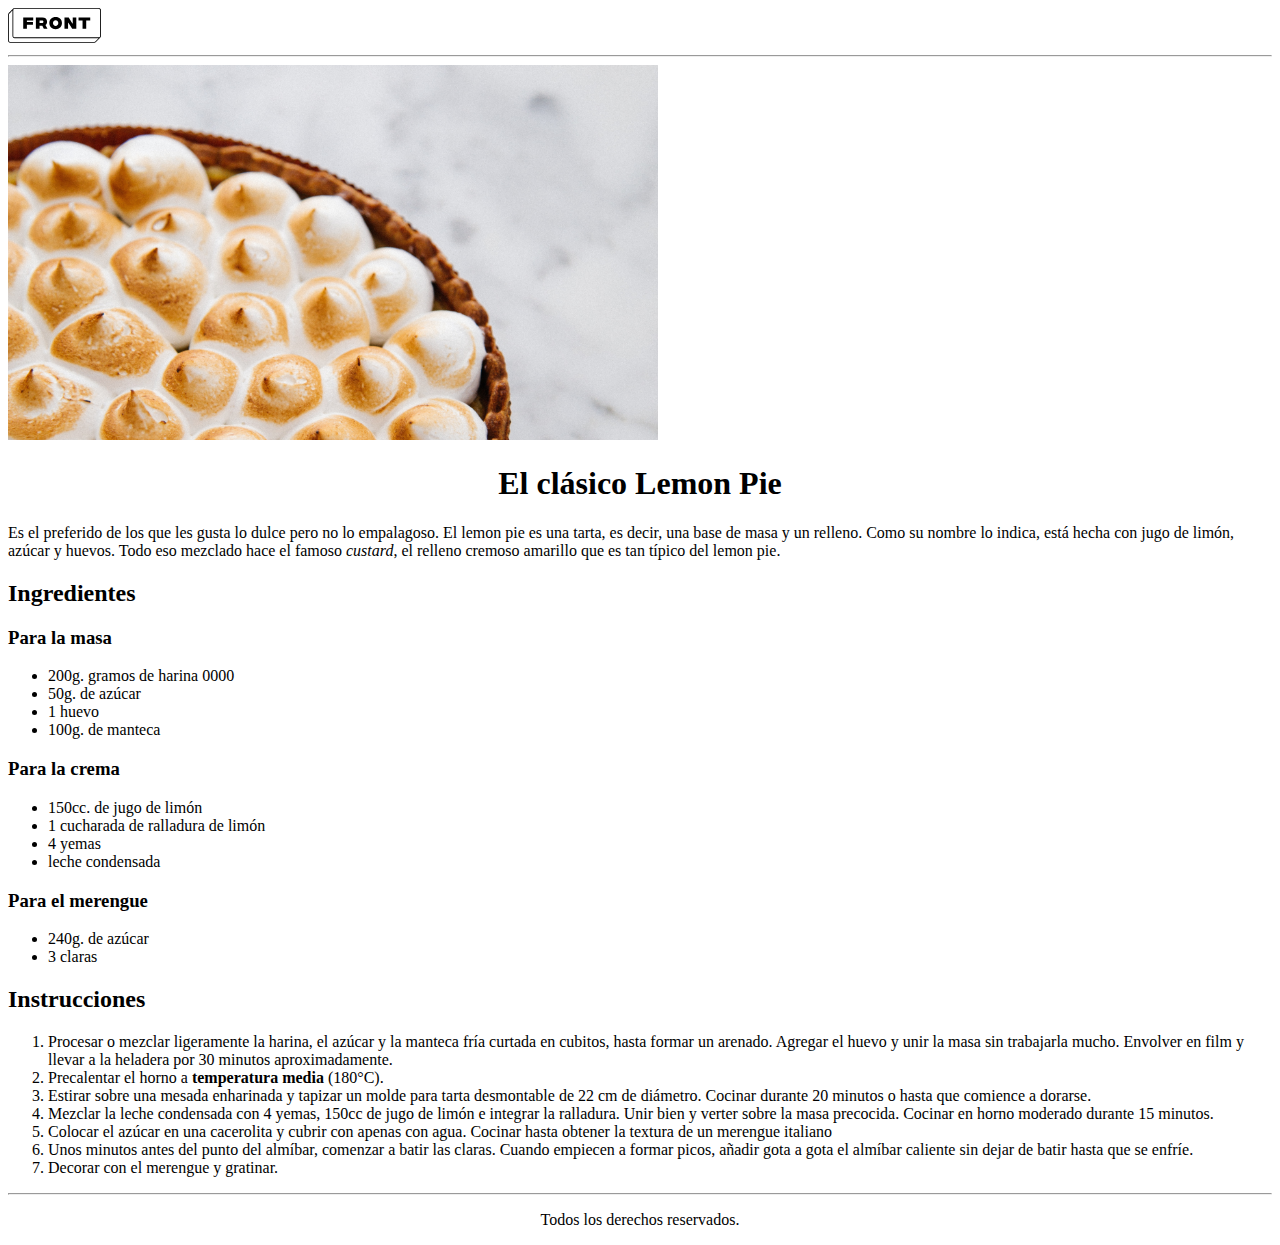
<file: Proyecto1/index.html>
<!DOCTYPE html>
<html lang="es">
  <head>
    <meta charset="UTF-8" />
    <meta http-equiv="X-UA-Compatible" content="IE=edge" />
    <meta name="viewport" content="width=device-width, initial-scale=1.0" />
    <title>Clase 04 - Introducción a HTML</title>
  </head>
  <body>
    <header><img src="assets/img/Group.svg" alt="Logo" /></header>
    <hr />
    <main>
      <section>
        <img src="assets/img/lemon-pie 1.svg" alt="Banner" />
        <h1 align="center">El clásico Lemon Pie</h1>
        <p>
          Es el preferido de los que les gusta lo dulce pero no lo empalagoso.
          El lemon pie es una tarta, es decir, una base de masa y un relleno.
          Como su nombre lo indica, está hecha con jugo de limón, azúcar y
          huevos. Todo eso mezclado hace el famoso <em>custard</em>, el relleno
          cremoso amarillo que es tan típico del lemon pie.
        </p>
      </section>
      <section>
        <h2>Ingredientes</h2>
        <h3>Para la masa</h3>
        <ul>
          <li>200g. gramos de harina 0000</li>
          <li>50g. de azúcar</li>
          <li>1 huevo</li>
          <li>100g. de manteca</li>
        </ul>
        <h3>Para la crema</h3>
        <ul>
          <li>150cc. de jugo de limón</li>
          <li>1 cucharada de ralladura de limón</li>
          <li>4 yemas</li>
          <li>leche condensada</li>
        </ul>
        <h3>Para el merengue</h2>
        <ul>
          <li>240g. de azúcar</li>
          <li>3 claras</li>
        </ul>
      </section>
      <section>
        <h2>Instrucciones</h2>
        <ol>
          <li>Procesar o mezclar ligeramente la harina, el azúcar y la manteca fría
            curtada en cubitos, hasta formar un arenado. Agregar el huevo y unir
            la masa sin trabajarla mucho. Envolver en film y llevar a la heladera
            por 30 minutos aproximadamente.</li>
          <li>Precalentar el horno a <strong>temperatura media</strong> (180°C).</li>
          <li>Estirar sobre una mesada enharinada y tapizar un molde para tarta
            desmontable de 22 cm de diámetro. Cocinar durante 20 minutos o hasta
            que comience a dorarse.</li>
          <li>Mezclar la leche condensada con 4 yemas, 150cc de jugo de limón e
            integrar la ralladura. Unir bien y verter sobre la masa precocida.
            Cocinar en horno moderado durante 15 minutos.</li>
          <li>Colocar el azúcar en una cacerolita y cubrir con apenas con agua.
            Cocinar hasta obtener la textura de un merengue italiano</li>
          <li>Unos minutos antes del punto del almíbar, comenzar a batir las claras.
            Cuando empiecen a formar picos, añadir gota a gota el almíbar caliente
            sin dejar de batir hasta que se enfríe.</li>
          <li>Decorar con el merengue y gratinar.</li>
        </ol>
      </section>
    </main>
    <hr />
    <footer>
      <p align="center">Todos los derechos reservados.</p>
    </footer>
  </body>
</html>
</file>
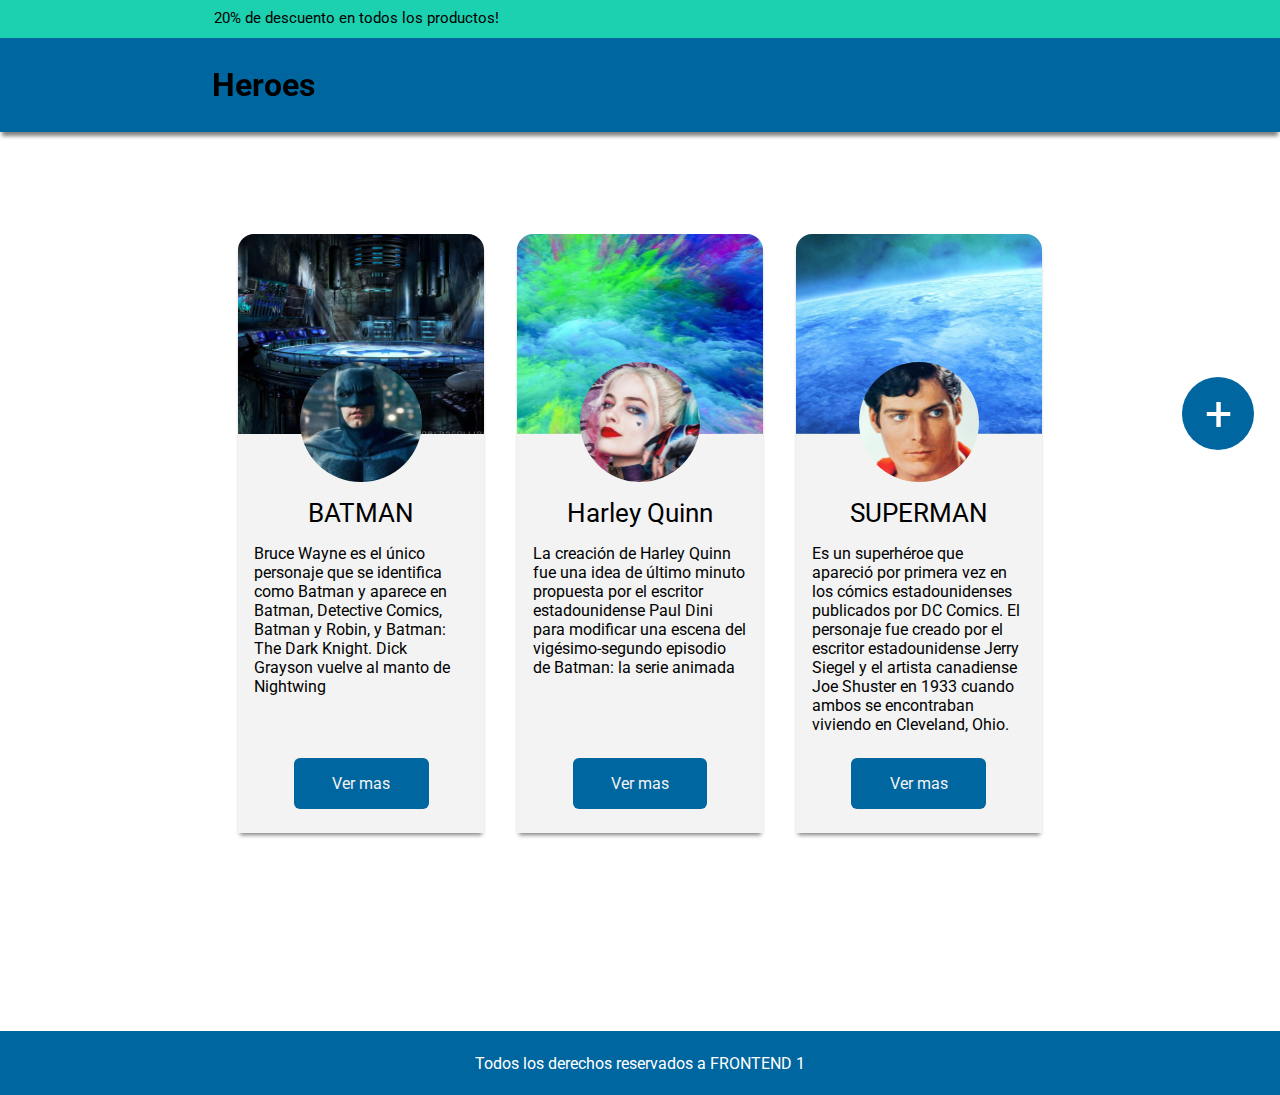
<file: Proyecto_Cards_Supers/index.html>
<!DOCTYPE html>
<html lang="es" style="scroll-behavior: smooth">
  <head>
    <meta charset="UTF-8" />
    <meta http-equiv="X-UA-Compatible" content="IE=edge" />
    <meta name="viewport" content="width=device-width, initial-scale=1.0" />
    <link
      rel="stylesheet"
      href="https://cdnjs.cloudflare.com/ajax/libs/font-awesome/5.15.3/css/all.min.css"
      integrity="sha512-iBBXm8fW90+nuLcSKlbmrPcLa0OT92xO1BIsZ+ywDWZCvqsWgccV3gFoRBv0z+8dLJgyAHIhR35VZc2oM/gI1w=="
      crossorigin="anonymous"
      referrerpolicy="no-referrer"
    />
    <link rel="stylesheet" href="css/style.css" />
    <title>Document</title>
  </head>
  <body>
    <div class="descuento">
      <p>Descuentos 20%</p>
      <p class="inside">20% de descuento en todos los productos!</p>
    </div>
    <header>
      <h1 class="inside"><span>Card Super</span> Heroes</h1>
    </header>
    <main class="inside">
      <section>
        <div class="card">
          <div>
            <div class="cardSuperior">
              <i class="fas fa-heart"></i>
              <div>
                <img
                  src="img/liga-justicia-batman-kO4H--1024x512@abc 1.png"
                  alt="Avatar"
                />
              </div>
            </div>
            <div class="cardInferior">
              <h2>BATMAN</h2>
              <p>
                Bruce Wayne es el único personaje que se identifica como Batman y
                aparece en Batman, Detective Comics, Batman y Robin, y Batman: The
                Dark Knight. Dick Grayson vuelve al manto de Nightwing
              </p>
          </div>
          </div>
          <div>
            <a href="#">Ver mas</a>
          </div>
        </div>
        <div class="card card2">
          <div>
            <div class="cardSuperior">
              <i class="fas fa-heart"></i>
              <div>
                <img
                  src="./img/harley_Quinn_avatar.svg"
                  alt="avatar_de_Harley_Quinn"
                />
              </div>
            </div>
            <div class="cardInferior">
              <h2>Harley Quinn</h2>
              <p>
                La creación de Harley Quinn fue una idea de último minuto
                propuesta por el escritor estadounidense Paul Dini para modificar
                una escena del vigésimo-segundo episodio de Batman: la serie
                animada
              </p>
          </div>
          </div>
          <div>
            <a href="#">Ver mas</a>
          </div>
        </div>
        <div class="card card3">
          <div>
            <div class="cardSuperior">
              <i class="fas fa-heart"></i>
              <div>
                <img
                  src="img/superman_avatar.svg"
                  alt="avatar_de_Superman"
                />
                <img src="img/superman_otro_avatar.svg">
              </div>
            </div>
            <div class="cardInferior">
              <h2>SUPERMAN</h2>
              <p>
                Es un superhéroe que apareció por primera vez en los cómics estadounidenses publicados por DC Comics. ​
                El personaje fue creado por el escritor estadounidense Jerry Siegel y el artista canadiense Joe Shuster en 1933 cuando ambos se encontraban viviendo en Cleveland, Ohio.
              </p>
            </div>
          </div>
          <div>
            <a href="#">Ver mas</a>
          </div>
        </div>
        <div class="card card4">
          <div>
            <div class="cardSuperior">
              <i class="fas fa-heart"></i>
              <div>
                <img
                  src="img/mujer_Maravilla_avatar.svg"
                  alt="avatar_de_la_Mujer_Maravilla"
                />
              </div>
            </div>
            <div class="cardInferior">
              <h2>MUJER MARAVILLA</h2>
              <p>
                Es una superheroína creada por William Moulton Marston para la editorial DC Comics. Es una princesa guerrera de las Amazonas, pueblo ficticio basado en el de las amazonas de la mitología griega. En su tierra natal es conocida como la princesa Diana de Temiscira pero fuera de esta utiliza la identidad secreta de Diana Prince. 
              </p>
            </div>
          </div>
          <div>
            <a href="#">Ver mas</a>
          </div>
        </section>
        <div>
          <a href="#">+</a>
        </div>
    </main>
    <footer>
      <p class="inside">Todos los derechos reservados a FRONTEND 1</p>
      <img src="./img/gitHub_icono.svg" alt="icono_de_GitHub">
    </footer>
  </body>
</html>
</file>
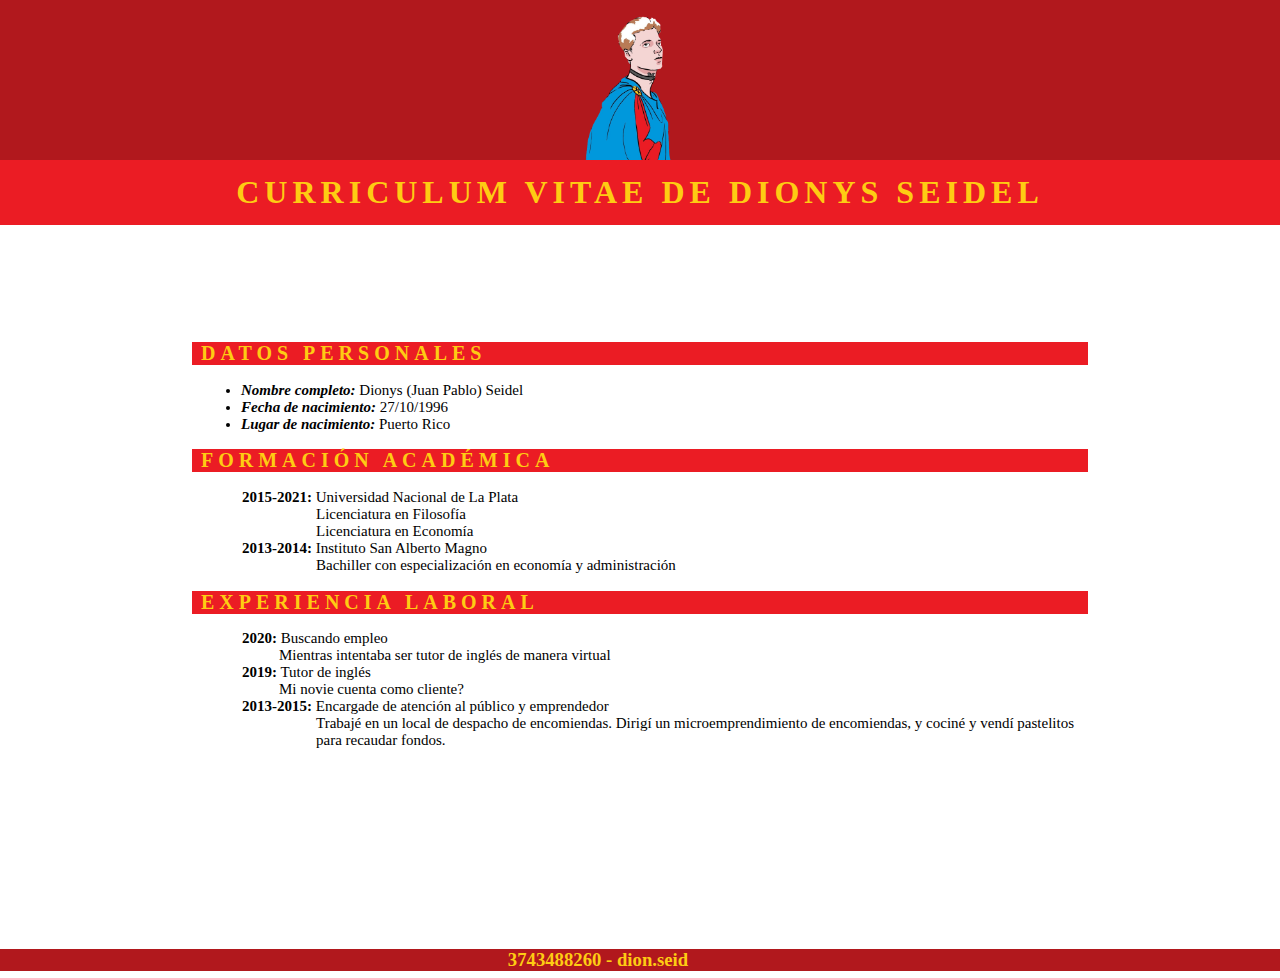
<file: proyecto_CV-Personal/index.html>
<!DOCTYPE html>
<html lang="es" style="scroll-behavior: smooth">
  <head>
    <meta charset="UTF-8" />
    <meta http-equiv="X-UA-Compatible" content="IE=edge" />
    <meta name="viewport" content="width=device-width, initial-scale=1.0" />
    <title>Dionys Seidel</title>
    <link
      rel="stylesheet"
      href="https://cdnjs.cloudflare.com/ajax/libs/font-awesome/5.15.3/css/all.min.css"
      integrity="sha512-iBBXm8fW90+nuLcSKlbmrPcLa0OT92xO1BIsZ+ywDWZCvqsWgccV3gFoRBv0z+8dLJgyAHIhR35VZc2oM/gI1w=="
      crossorigin="anonymous"
      referrerpolicy="no-referrer"
    />
    <link rel="stylesheet" href="css/style.css" />
  </head>
  <body>
    <header>
      <img
        src="https://dionseid.github.io/Frontend_I/Proyecto_CV_Personal/assets/img/logo_dion.seid.png"
        alt="logo_Dionys_Seidel"
      />
      <h1>CURRICULUM VITAE DE DIONYS SEIDEL</h1>
    </header>
    <main>
      <div>
        <section>
          <h2>DATOS PERSONALES</h2>
          <ul>
            <li><span>Nombre completo:</span> Dionys (Juan Pablo) Seidel</li>
            <li><span>Fecha de nacimiento:</span> 27/10/1996</li>
            <li><span>Lugar de nacimiento:</span> Puerto Rico</li>
          </ul>
        </section>
        <section>
          <h2>FORMACIÓN ACADÉMICA</h2>
          <dl>
            <dt><span>2015-2021:</span> Universidad Nacional de La Plata</dt>
            <dd>Licenciatura en Filosofía</dd>
            <dd>Licenciatura en Economía</dd>
            <dt><span>2013-2014:</span> Instituto San Alberto Magno</dt>
            <dd>Bachiller con especialización en economía y administración</dd>
          </dl>
        </section>
        <section>
          <h2>EXPERIENCIA LABORAL</h2>
          <dl>
            <dt><span>2020:</span> Buscando empleo</dt>
            <dd>Mientras intentaba ser tutor de inglés de manera virtual</dd>
            <dt><span>2019:</span> Tutor de inglés</dt>
            <dd>Mi novie cuenta como cliente?</dd>
            <dt>
              <span>2013-2015:</span> Encargade de atención al público y
              emprendedor
            </dt>
            <dd>
              Trabajé en un local de despacho de encomiendas. Dirigí un
              microemprendimiento de encomiendas, y cociné y vendí pastelitos
              para recaudar fondos.
            </dd>
          </dl>
        </section>
      </div>
    </main>
    <footer>
      <h3>
        3743488260 - dion.seid<a href="#"><i class="fab fa-instagram"></i></a
        ><a href="#"><i class="fab fa-linkedin"></i></a>
      </h3>
    </footer>
  </body>
</html>
</file>
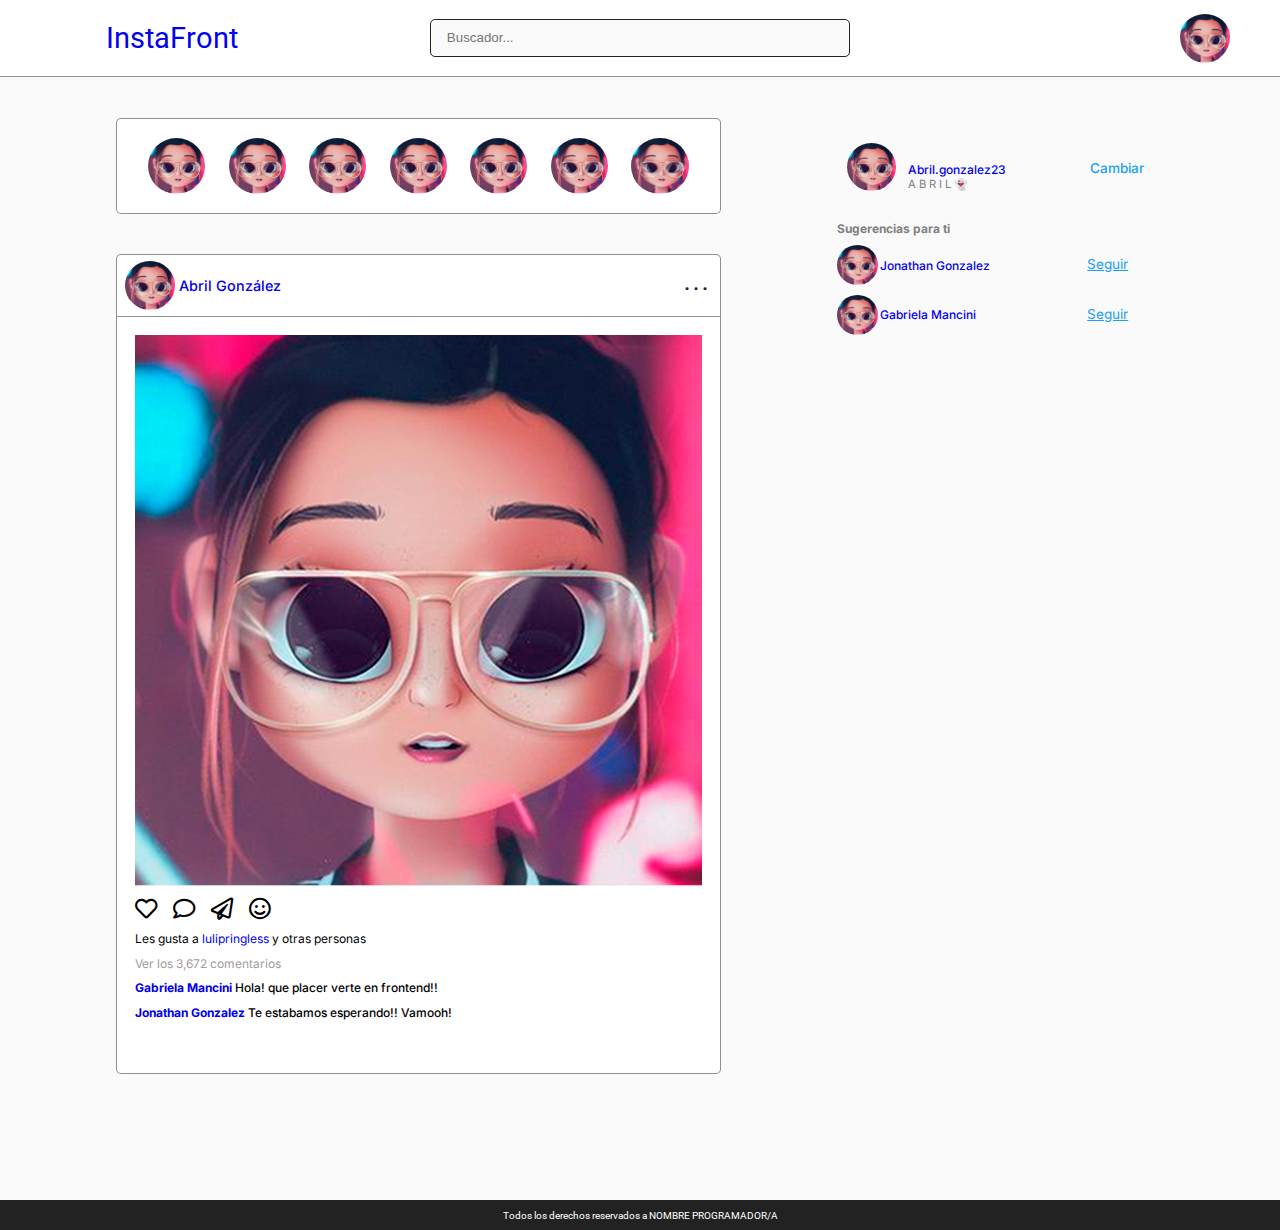
<file: proyecto_InstaFront/index.html>
<!DOCTYPE html>
<html lang="es" style="scroll-behavior: smooth">
  <head>
    <meta charset="UTF-8" />
    <meta http-equiv="X-UA-Compatible" content="IE=edge" />
    <meta name="viewport" content="width=device-width, initial-scale=1.0" />
    <title>InstaFront</title>
    <link
      rel="stylesheet"
      href="https://cdnjs.cloudflare.com/ajax/libs/font-awesome/5.15.4/css/all.min.css"
      integrity="sha512-1ycn6IcaQQ40/MKBW2W4Rhis/DbILU74C1vSrLJxCq57o941Ym01SwNsOMqvEBFlcgUa6xLiPY/NS5R+E6ztJQ=="
      crossorigin="anonymous"
      referrerpolicy="no-referrer"
    />
    <link rel="stylesheet" href="./css/style.css" />
  </head>
  <body>
    <header>
      <h1><a href="#">InstaFront</a></h1>
      <form action="#">
        <input
          type="search"
          name="search"
          id="search"
          placeholder="Buscador..."
        />
      </form>
      <a href="#"
        ><img src="./assets/img/fotoPerfil.svg" alt="icono-del-perfil"
      /></a>
    </header>
    <main>
      <section>
        <a href="#">
          <img src="./assets/img/fotoPerfil.svg" alt="icono-de-historias" />
        </a>
        <a href="#">
          <img src="./assets/img/fotoPerfil.svg" alt="icono-de-historias" />
        </a>
        <a href="#">
          <img src="./assets/img/fotoPerfil.svg" alt="icono-de-historias" />
        </a>
        <a href="#">
          <img src="./assets/img/fotoPerfil.svg" alt="icono-de-historias" />
        </a>
        <a href="#">
          <img src="./assets/img/fotoPerfil.svg" alt="icono-de-historias" />
        </a>
        <a href="#">
          <img src="./assets/img/fotoPerfil.svg" alt="icono-de-historias" />
        </a>
        <a href="#">
          <img src="./assets/img/fotoPerfil.svg" alt="icono-de-historias" />
        </a>
      </section>
      <section>
        <div>
          <a href="#">
            <img src="./assets/img/fotoPerfil.svg" alt="icono-de-perfil" />
          </a>
          <h4><a href="#">Abril González</a></h4>
          <p>...</p>
        </div>
        <div>
          <img src="./assets/img/fotoPerfil.svg" alt="post" />
          <div>
            <i class="far fa-heart"></i><i class="far fa-comment"></i
            ><i class="far fa-paper-plane"></i><i class="far fa-smile"></i>
            <p>Les gusta a <a href="#">lulipringless</a> y otras personas</p>
            <p>Ver los 3,672 comentarios</p>
            <p>
              <a href="#">Gabriela Mancini </a>Hola! que placer verte en frontend!!
            </p>
            <p>
              <a href="#">Jonathan Gonzalez </a>Te estabamos esperando!! Vamooh!
            </p>
          </div>
        </div>
      </section>
      <aside>
        <div>
          <a href="#">
            <img src="./assets/img/fotoPerfil.svg" alt="icono-de-historias" />
          </a>
          <a href="#">
            <h4>Abril.gonzalez23</h4>
            <p>A B R I L 👻</p>
          </href>
          <a href="#">Cambiar</a>
        </div>
        <div>
          <h3>Sugerencias para ti</h3>
          <div>
            <a href="#">
              <img src="./assets/img/fotoPerfil.svg" alt="icono-de-perfil" />
            </a>
            <h4><a href="#">Jonathan Gonzalez</a></h4>
            <p>Seguir</p>
          </div>
          <div>
            <a href="#">
              <img src="./assets/img/fotoPerfil.svg" alt="icono-de-perfil" />
            </a>
            <h4><a href="#">Gabriela Mancini</a></h4>
            <p>Seguir</p>
          </div>
        </div>
      </aside>
    </main>
    <footer>
      <p>Todos los derechos reservados a NOMBRE PROGRAMADOR/A</p>
    </footer>
  </body>
</html>
</file>
<file: Proyecto_Cards_Supers/css/style.css>
/* Estilos Generales */
@import url("https://fonts.googleapis.com/css2?family=Roboto&display=swap");
* {
  box-sizing: border-box;
  font-family: "Roboto", sans-serif;
  margin: 0;
  padding: 0;
}
body {
  margin: 0 auto;
}
.inside {
  margin: 0 auto;
  width: 70%;
}

/*BarDiscount*/
.descuento {
  background-color: #1cd1b0;
  font-size: 15px;
  line-height: 17.58px;
  padding: 10px 10px 10px 28px;
}
.descuento p:first-child {
  display: none;
}

/* Header */
header {
  background-color: #00669f;
  box-shadow: 0 6px 4px -2px gray;
  position: sticky;
  top: 0;
  z-index: 999;
  padding: 28px;
}
h1 span {
  display: none;
}

main {
  padding: 8% 3%;
  position: relative;
}
section {
  display: flex;
  justify-content: space-between;
  flex-wrap: wrap;
}
.card {
  background-color: #f3f3f3;
  border-radius: 16px 16px 0 0;
  box-shadow: 0 4px 4px -2px gray;
  width: 30%;
  margin: 0 0.5em 6em;
  position: relative;
  display: flex;
  flex-direction: column;
  justify-content: space-between;
}
.cardSuperior {
  border-radius: 16px 16px 0 0;
  background: url(../img/849bfede3a5193c34ab8a00379e64fa2\ 1.png) no-repeat
    center;
  background-size: cover;
  height: 200px;
  position: relative;
}
.fa-heart {
  color: red;
  margin: 1em;
  font-size: 1.3em;
}
.cardSuperior div {
  display: flex;
  justify-content: center;
}
.cardSuperior img {
  border-radius: 50%;
  height: 7.5em;
  position: absolute;
  top: 8em;
}
.cardSuperior img:nth-child(2) {
  display: none;
}
.cardInferior {
  display: flex;
  flex-direction: column;
  padding-bottom: 2em;
}
h2 {
  padding-top: 2.5em;
  font-size: 1.6em;
  text-align: center;
  font-weight: 400;
}
.cardInferior p {
  padding: 1em 1em 0em;
}
.card div:last-child {
  display: flex;
  justify-content: center;
  padding-bottom: 24px;
}
a {
  background-color: #00669f;
  border-radius: 6px;
  color: #f3f3f3;
  padding: 1em 2.4em;
  text-decoration: none;
}
.card2 .cardSuperior {
  background-image: url("../img/849bfede3a5193c34ab8a00379e64fa2 1.svg");
}
.card2 a {
  position: relative;
  bottom: 0px;
}
.card3 .cardSuperior {
  background-image: url("../img/fondo_Superman.svg");
}
.card4 {
  display: none;
}
.card4 .cardSuperior {
  background-image: url("../img/fondo_Mujer_Maravilla.svg");
}
main > div > a {
  background-color: #00669f;
  border-radius: 100%;
  color: white;
  /* display: none; */
  font-size: 3em;
  padding: 0.165em 0.47em;
  position: fixed;
  bottom: 50%;
  right: 2%;
  text-decoration: none;
}
main > div > a:hover {
  background-color: #001d2d;
  transform: scale(1.05);
}

footer {
  background-color: #00669f;
  color: white;
  padding: 1.4em;
  text-align: center;
}
footer img {
  display: none;
  width: 6em;
}

@media screen and (max-width: 768px) {
  html {
    font-size: 20px;
  }
  .descuento {
    background-color: #d1891c;
  }
  .descuento p:nth-child(2) {
    display: none;
  }
  .descuento p:nth-child(1) {
    display: block;
  }
  .inside {
    width: unset;
  }
  h1 {
    color: white;
    font-weight: 400;
    text-align: center;
  }
  h1 span {
    display: inline-block;
  }
  .section {
    flex-wrap: wrap;
  }
  .card {
    width: 45%;
  }
  .cardSuperior img {
    top: 6.1em;
  }
  .cardSuperior img:nth-child(2) {
    display: inline-block;
  }
  h2 {
    font-size: 1.4em;
    padding-top: 3em;
  }
  .card2 {
    order: 4;
  }
  .card3 {
    order: 3;
  }
  .card4 {
    display: block;
    order: 2;
  }
  main > div > a {
    display: inline-block;
  }
  footer {
    position: relative;
    font-size: 0.6em;
  }
  footer img {
    display: inline-block;
    position: absolute;
    right: 3%;
    top: 25%;
  }
}
@media screen and (max-width: 480px) {
  html {
    font-size: 20px;
  }
  .card {
    width: 100%;
  }
  .cardSuperior img {
    top: 5.6em;
  }
  .card2 {
    display: none;
  }
  footer {
    font-size: 0.37em;
  }
}
</file>
<file: proyecto_CV-Personal/css/style.css>
/* Centro main */
main > div {
    margin: 117px auto 200px;
    width: 70%;
}

/* Estilos Generales */
body {
    margin: 0;
}
h1, h2 {
    background-color: #EB1C24;
    color: #FECC13;
    padding-left: 9px;
    letter-spacing: 5px;
}

/* Header */
header {
    background-color: #b1181d;
    text-align: center;
}
h1 {
    padding: 14px 0 14px;
    margin: 0; /* Por qué no se hereda margin de body? */
}
img {
    margin-bottom: -3.75px;
    padding: 0;
    width: 160px;
}

/* Main */
h2 {
    font-size: 20px;
}
ul, dl {
    font-size: 15px;
}
ul {
    margin-left: 49px;
    padding-left: 0;
}
span {
    font-weight: bold;
}
li > span {
    font-style: italic;
}
dl {
    margin-left: 50px;
}
dd {
    margin-left: 74px;
}
section:last-child dd:first-of-type, section:last-child dd:nth-of-type(2) {
    margin-left: 37px;
} /* Por qué no me funcionó con dd:first-child y dd:nth-child? */

/* Footer */
footer {
    background-color: #b1181d;
    color: #FECC13;
    text-align: center;
    margin-bottom: 0px;
}
footer > h3 {
    margin-bottom: 0; /* Por qué margin no se hereda ni de body ni de footer? */
}
a {
    color: #FECC13;
    margin-left: 23px;
    margin-right: 7px;
    text-decoration: none;
}
i {
    padding: 9px 6px 8px 6px;
}
</file>
<file: proyecto_InstaFront/css/style.css>
@import url("https://fonts.googleapis.com/css2?family=Inter:wght@400;500;700&display=swap");
@import url("https://fonts.googleapis.com/css2?family=Roboto&display=swap");
@import url("https://fonts.googleapis.com/css2?family=Roboto&display=swap");
* {
  -webkit-box-sizing: border-box;
          box-sizing: border-box;
  margin: 0;
  padding: 0;
}

body a {
  text-decoration: none;
}

body a:visited {
  color: inherit;
}

body main {
  font-family: 'Inter', sans-serif;
}

body main section {
  margin: 1.25em;
}

body main aside {
  display: none;
}

header {
  border-bottom: 0.4px solid rgba(34, 34, 34, 0.5);
  display: -ms-grid;
  display: grid;
  -ms-grid-columns: 1fr 1fr;
      grid-template-columns: 1fr 1fr;
  -webkit-box-align: center;
      -ms-flex-align: center;
          align-items: center;
  font-family: 'Roboto', sans-serif;
  padding: .6em;
}

header h1 {
  font-size: 1.8rem;
  font-weight: 400;
}

header form {
  display: none;
}

header a {
  -ms-grid-column-align: end;
      justify-self: end;
}

header a img {
  border-radius: 50%;
  padding-top: 8%;
}

main > section:first-child {
  border: 0.4px solid rgba(34, 34, 34, 0.5);
  border-radius: 5px;
  display: -ms-grid;
  display: grid;
  -ms-grid-columns: (1fr)[4];
      grid-template-columns: repeat(4, 1fr);
  -webkit-box-align: center;
      -ms-flex-align: center;
          align-items: center;
  justify-items: center;
  grid-gap: .75em;
  padding: 1.2em 1.6em;
}

main > section:first-child a:nth-child(5) {
  display: none;
}

main > section:first-child a:nth-child(6) {
  display: none;
}

main > section:first-child a:nth-child(7) {
  display: none;
}

main > section:first-child img {
  border-radius: 50%;
  height: 3.5em;
  vertical-align: middle;
}

main > section:nth-child(2) {
  border: 0.4px solid rgba(34, 34, 34, 0.5);
  border-radius: 5px;
  margin-bottom: 5em;
}

main > section:nth-child(2) > div:first-child {
  border-bottom: 0.4px solid rgba(34, 34, 34, 0.5);
  color: #262626;
  display: -ms-grid;
  display: grid;
  -ms-grid-columns: 1fr 3.5fr 1fr;
      grid-template-columns: 1fr 3.5fr 1fr;
  -webkit-box-align: center;
      -ms-flex-align: center;
          align-items: center;
  font-size: 1.5rem;
  padding: .25em .35em;
}

main > section:nth-child(2) > div:first-child img {
  border-radius: 50%;
  padding-top: 8%;
}

main > section:nth-child(2) > div:first-child h4 {
  font-size: .9rem;
  font-weight: 500;
}

main > section:nth-child(2) > div:first-child p {
  -ms-grid-column-align: end;
      justify-self: end;
  letter-spacing: .2rem;
  padding-bottom: 16%;
}

main > section:nth-child(2) > div:last-child {
  padding: 1.1em;
}

main > section:nth-child(2) > div:last-child img {
  width: 100%;
}

main > section:nth-child(2) > div:last-child div i {
  font-size: 1.4rem;
  padding: .2rem 1rem 0 0;
}

main > section:nth-child(2) > div:last-child div p {
  font-size: 0.6rem;
}

main > section:nth-child(2) > div:last-child div p:nth-child(5) {
  padding-top: .6rem;
}

main > section:nth-child(2) > div:last-child div p:nth-child(6) {
  padding-top: .6rem;
}

main > section:nth-child(2) > div:last-child div p:nth-child(6) {
  color: #A49B9B;
}

main > section:nth-child(2) > div:last-child div p:nth-child(7) {
  padding-top: .6rem;
}

main > section:nth-child(2) > div:last-child div p:nth-child(7) {
  font-weight: 500;
}

main > section:nth-child(2) > div:last-child div p:nth-child(7) a {
  font-weight: bolder;
}

main > section:nth-child(2) > div:last-child div p:nth-child(8) {
  padding-top: .6rem;
}

main > section:nth-child(2) > div:last-child div p:nth-child(8) {
  font-weight: 500;
}

main > section:nth-child(2) > div:last-child div p:nth-child(8) a {
  font-weight: bolder;
}

footer {
  background-color: #222222;
  color: white;
  font-family: 'Roboto', sans-serif;
  font-size: 0.6rem;
  padding-top: .6rem;
  padding-bottom: .6rem;
  text-align: center;
}

@media screen and (min-width: 992px) {
  body header {
    -ms-grid-columns: 1fr 1fr 1fr;
        grid-template-columns: 1fr 1fr 1fr;
  }
  body header h1 {
    padding-left: 6rem;
  }
  body header form {
    display: block;
  }
  body header form input {
    background-color: #FAFAFA;
    border: .3px solid #222222;
    border-radius: 5px;
    width: 100%;
    height: 2.4rem;
  }
  body header form input:enabled {
    padding: .9rem 1rem 1rem 1rem;
  }
  body header a:last-child {
    padding-right: 2.5em;
  }
  body main {
    background-color: #FAFAFA;
    display: -ms-grid;
    display: grid;
    -ms-grid-columns: 1.3fr .7fr;
        grid-template-columns: 1.3fr .7fr;
    -ms-grid-rows: .35fr .8fr 1.3fr 6.6fr .4fr;
        grid-template-rows: .35fr .8fr 1.3fr 6.6fr .4fr;
    grid-gap: 0 6em;
    padding: 0 6em;
  }
  body main section {
    background-color: white;
    -ms-grid-column: 1;
        grid-column-start: 1;
    grid-column-end: 2;
  }
  body main section:first-child {
    -ms-grid-row: 2;
        grid-row-start: 2;
    grid-row-end: 3;
    -ms-grid-columns: (1fr)[7];
        grid-template-columns: repeat(7, 1fr);
    margin-top: 0;
  }
  body main section:first-child a:nth-child(5) {
    display: block;
  }
  body main section:first-child a:nth-child(6) {
    display: block;
  }
  body main section:first-child a:nth-child(7) {
    display: block;
  }
  body main section:nth-child(2) {
    -ms-grid-row: 3;
        grid-row-start: 3;
    grid-row-end: 5;
  }
  body main section:nth-child(2) div:first-child {
    -ms-grid-columns: 1fr 9fr 1fr;
        grid-template-columns: 1fr 9fr 1fr;
  }
  body main section:nth-child(2) div:first-child img {
    padding-top: 0;
    vertical-align: middle;
  }
  body main section:nth-child(2) div:last-child p {
    font-size: .75rem;
  }
  body main aside {
    background-color: #FAFAFA;
    display: -ms-grid;
    display: grid;
    -webkit-box-align: center;
        -ms-flex-align: center;
            align-items: center;
    -ms-grid-column: 2;
        grid-column-start: 2;
    grid-column-end: 3;
    -ms-grid-row: 2;
        grid-row-start: 2;
    grid-row-end: 4;
  }
  body main aside img {
    border-radius: 50%;
  }
  body main aside h4 {
    font-size: .75rem;
    font-weight: 500;
  }
  body main aside > div:first-child {
    display: -ms-grid;
    display: grid;
    -ms-grid-columns: 1.25fr 3.6fr 2fr;
        grid-template-columns: 1.25fr 3.6fr 2fr;
    grid-gap: .75rem;
  }
  body main aside > div:first-child a:first-child {
    -ms-grid-column-align: end;
        justify-self: end;
  }
  body main aside > div:first-child a:first-child img {
    height: 3em;
  }
  body main aside > div:first-child a:nth-child(2) {
    -ms-flex-item-align: end;
        align-self: flex-end;
    padding-bottom: 2.5%;
  }
  body main aside > div:first-child a:nth-child(2) p {
    color: #808080;
    font-size: .7rem;
  }
  body main aside > div:first-child a:last-child {
    -ms-flex-item-align: center;
        -ms-grid-row-align: center;
        align-self: center;
    justify-self: flex-start;
    color: #1CA0F6;
    font-size: .85rem;
    font-weight: 500;
    padding-bottom: 2.5%;
  }
  body main aside > div:last-child {
    -ms-grid-row-align: start;
        align-self: start;
    display: -ms-grid;
    display: grid;
    grid-gap: .6em 0;
  }
  body main aside > div:last-child h3 {
    color: #808080;
    font-size: .75rem;
    font-weight: 700;
  }
  body main aside > div:last-child div {
    display: -ms-grid;
    display: grid;
    -ms-grid-columns: 1.25fr 6fr 2.8fr;
        grid-template-columns: 1.25fr 6fr 2.8fr;
  }
  body main aside > div:last-child div a {
    -ms-grid-column-align: start;
        justify-self: start;
  }
  body main aside > div:last-child div a img {
    height: 2.5em;
    vertical-align: middle;
  }
  body main aside > div:last-child div h4 {
    -ms-flex-item-align: center;
        -ms-grid-row-align: center;
        align-self: center;
  }
  body main aside > div:last-child div p {
    -ms-flex-item-align: center;
        -ms-grid-row-align: center;
        align-self: center;
    justify-self: flex-start;
    color: #1CA0F6;
    font-size: .85rem;
    padding-bottom: 2.5%;
    text-decoration: underline;
  }
}
/*# sourceMappingURL=style.css.map */
</file>
